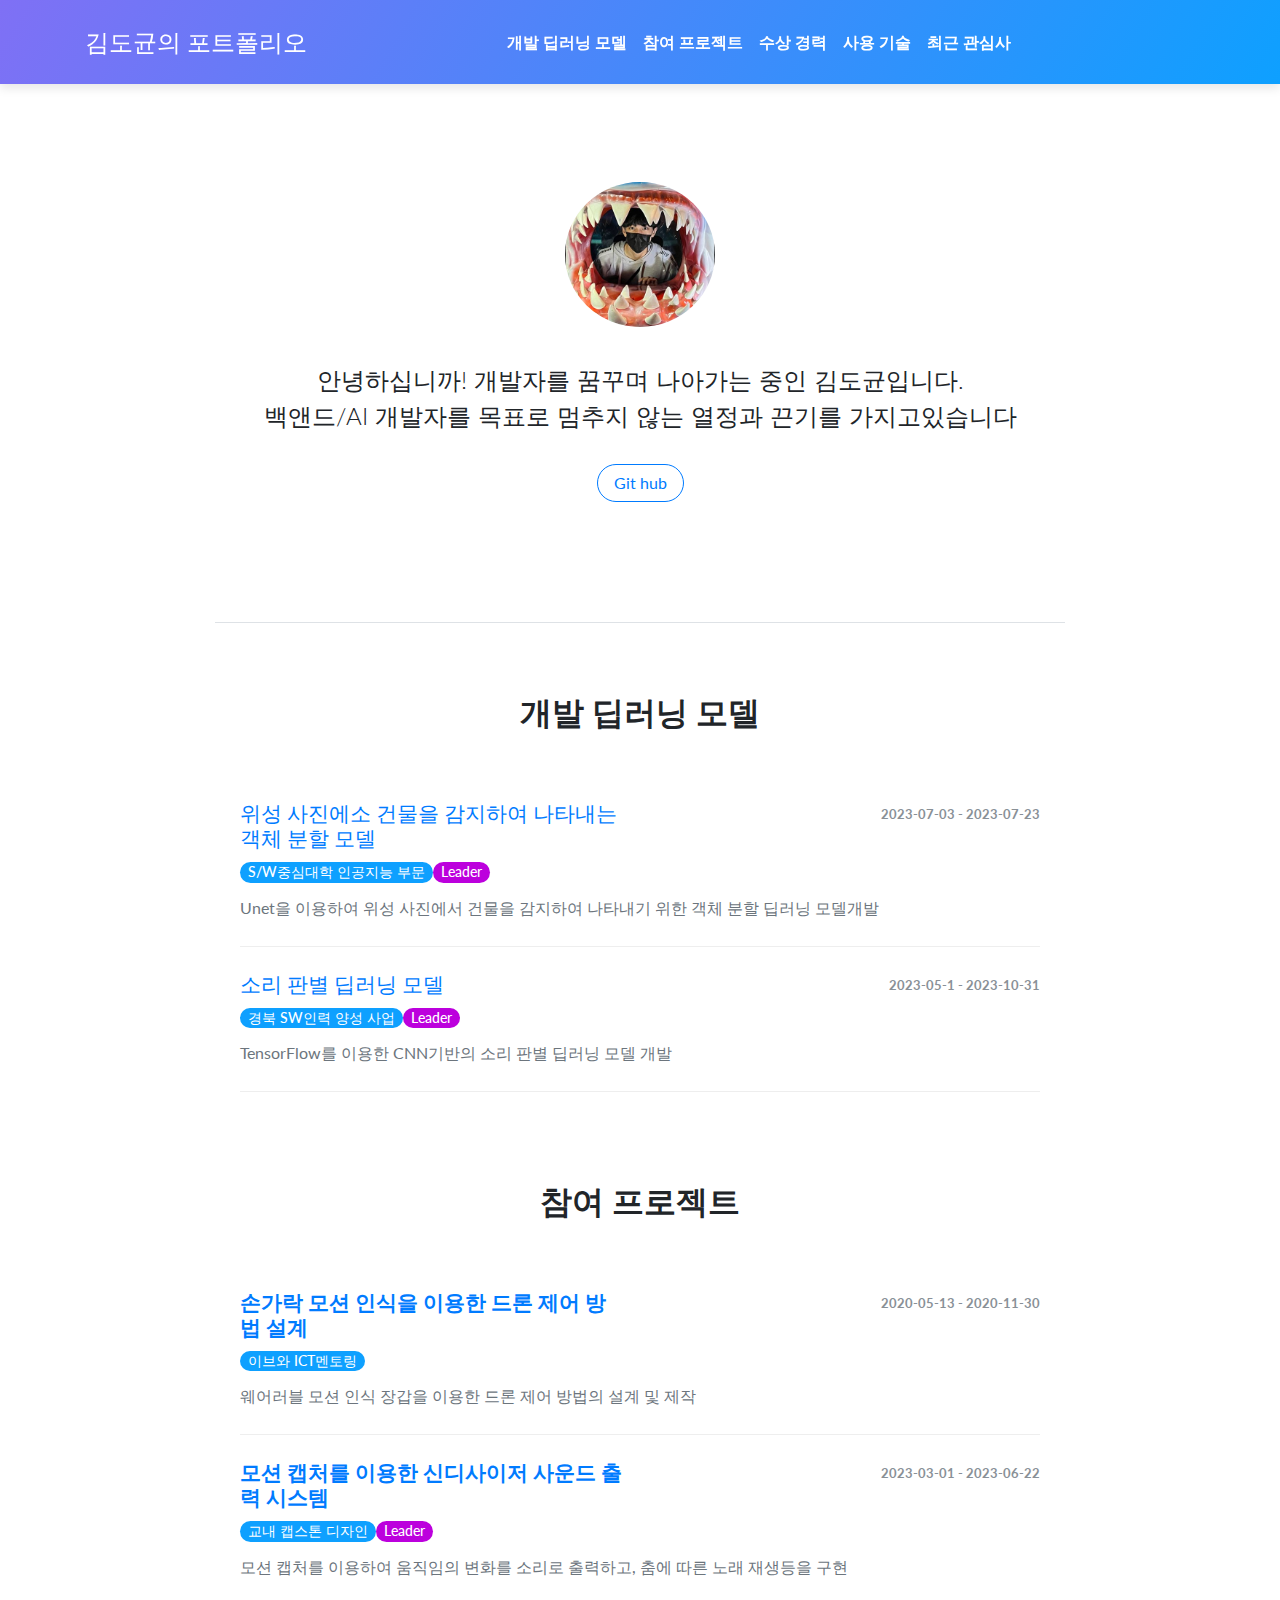
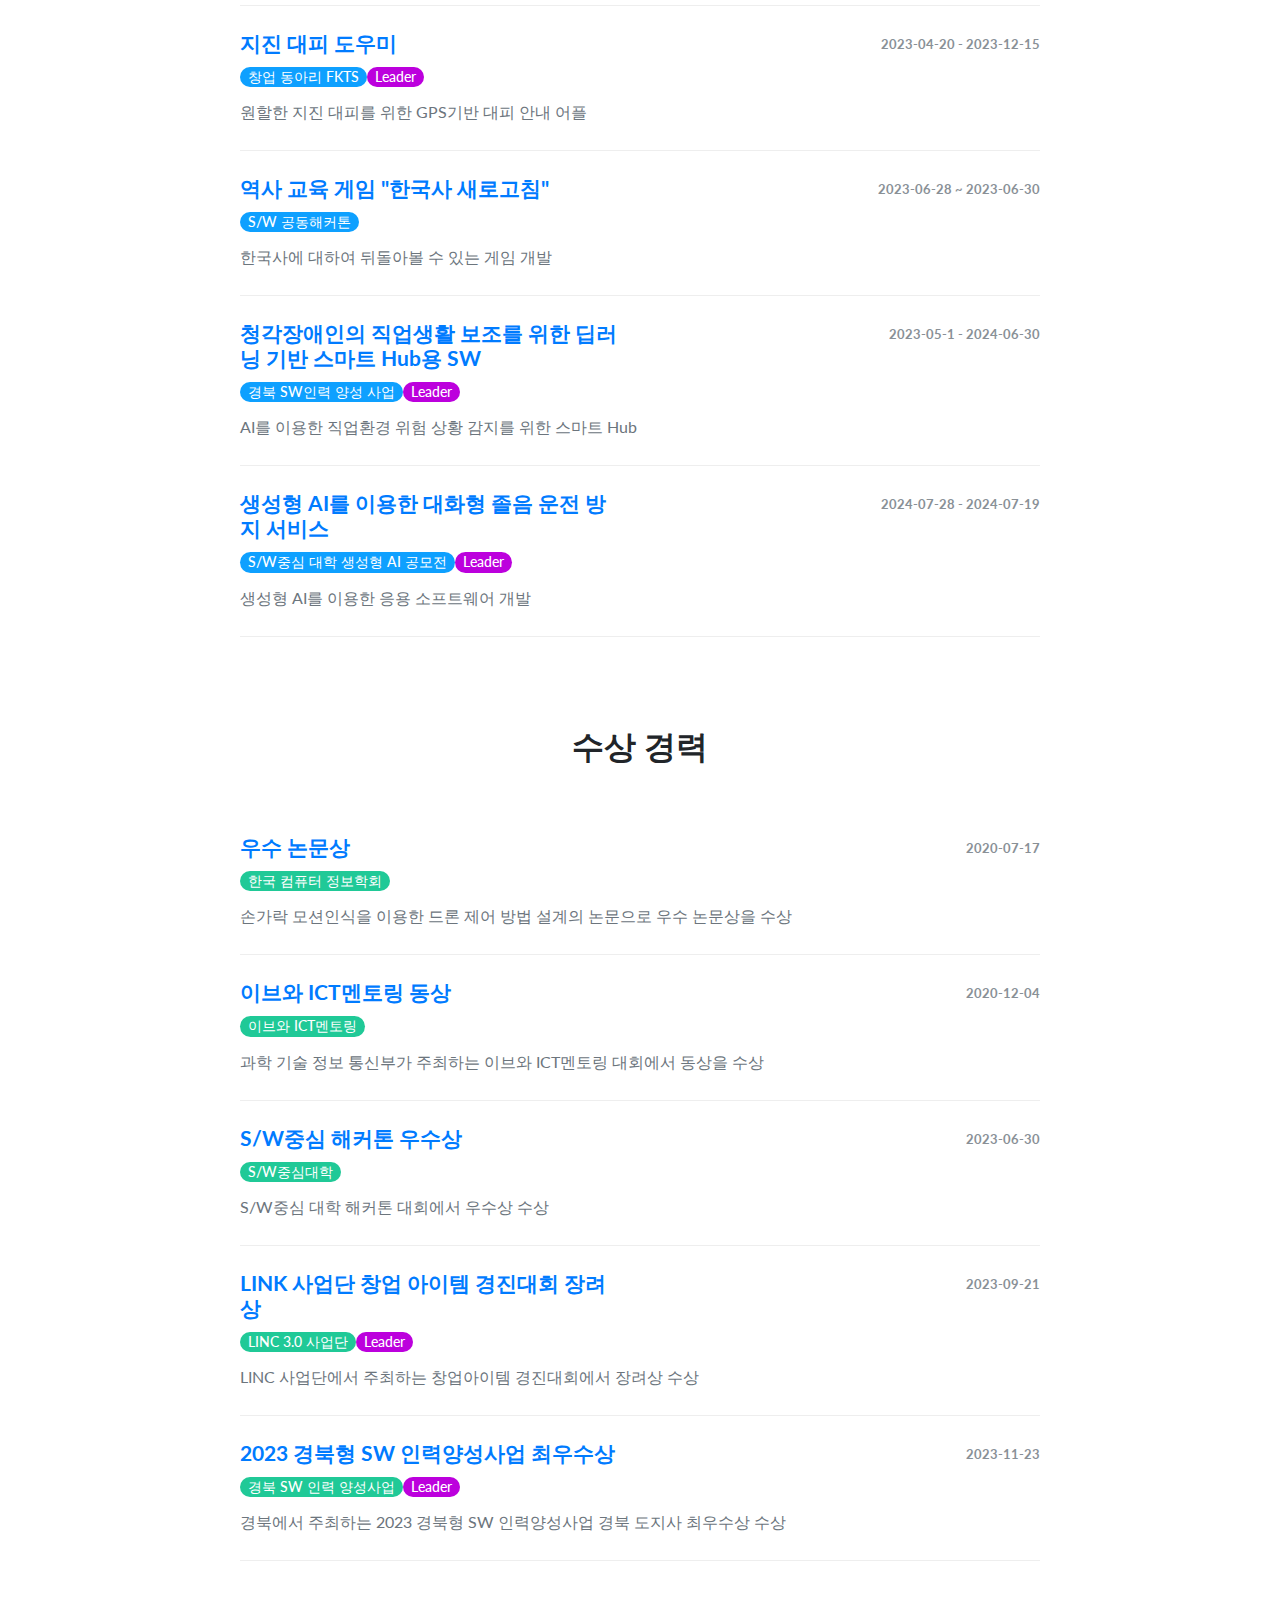
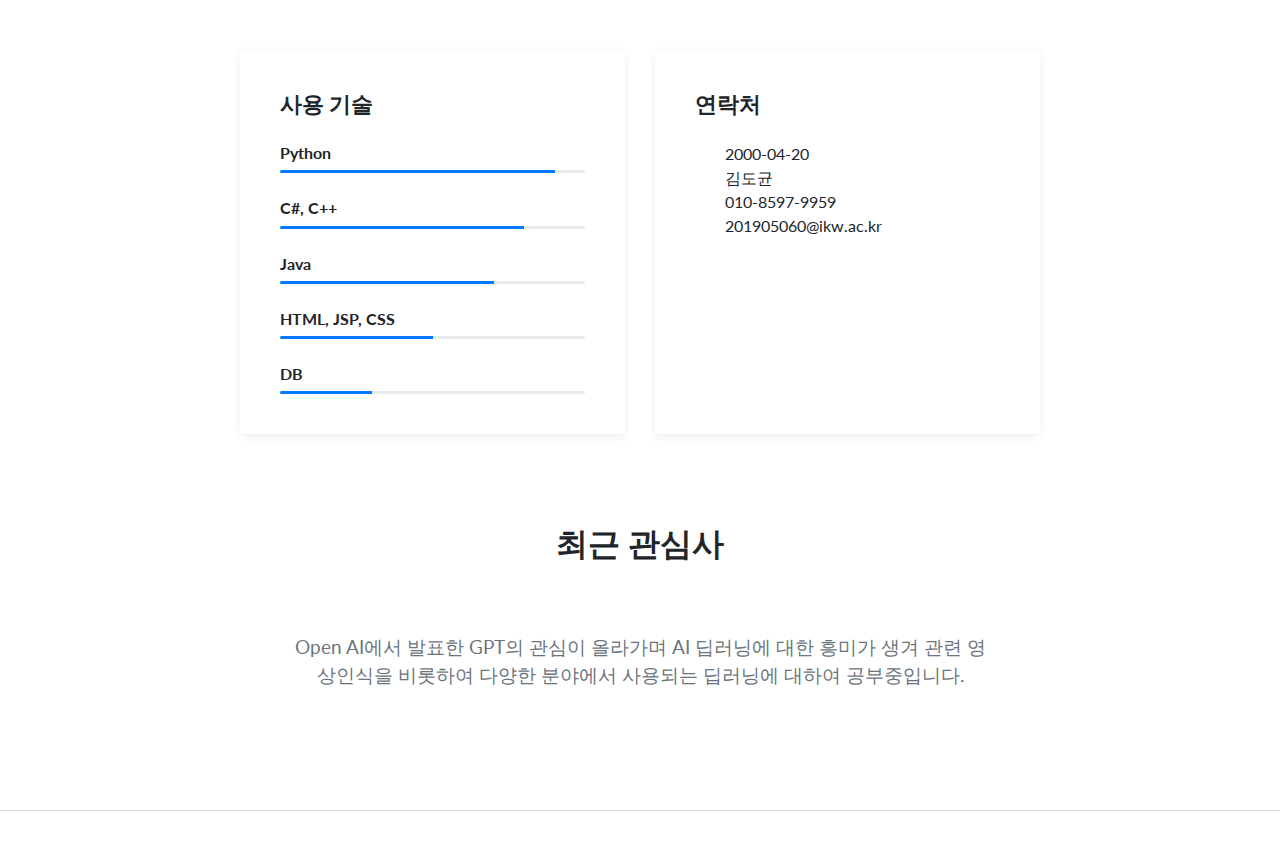
<file: index.html>
<!DOCTYPE html>
<html>
  <head>
    <meta charset="utf-16">
    <meta name="viewport" content="width=device-width, initial-scale=1">
    <title>포트폴리오</title>
    <link rel="stylesheet" href="https://maxcdn.bootstrapcdn.com/bootstrap/4.0.0/css/bootstrap.min.css">
    <link rel="stylesheet" href="https://code.ionicframework.com/ionicons/2.0.1/css/ionicons.min.css">
    <link rel="stylesheet" type="text/css" href="assets/css/style.css">
  </head>
  <body>
   <nav class="navbar fixed-top navbar-expand-lg navbar-dark page-navbar gradient">
      <div class="container">
        <a class="navbar-brand logo" href="#">김도균의 포트폴리오</a>
        <button class="navbar-toggler" type="button" data-toggle="collapse" data-target="#navbarNav" aria-controls="navbarNav" aria-expanded="false" aria-label="Toggle navigation">
          <span class="navbar-toggler-icon"></span>
        </button>
        <div class="collapse navbar-collapse" id="navbarNav">
            <ul class="navbar-nav mx-auto">
              <li class="nav-item item">
                <li class="nav-item item">
                  <a class="nav-link" href="#model">개발 딥러닝 모델</a>
              </li>
                <li class="nav-item item">
                  <a class="nav-link" href="#work-experience">참여 프로젝트</a>
                </li>
                <li class="nav-item item">
                    <a class="nav-link" href="#education">수상 경력</a>
                </li>
                <li class="nav-item item">
                  <a class="nav-link" href="#skills">사용 기술</a>
                </li>
                <li class="nav-item item">
                    <a class="nav-link" href="#hobbies">최근 관심사</a>
                </li>
              </li>
            </ul>
          </div>
          
      </div>
    </nav>
    <main class="page cv-page">
      <section class="cv-block block-intro border-bottom">
        <div class="container">
          <div class="avatar">
            <img class="img-fluid rounded-circle" src="assets/img/avatar.jpg">
          </div>
          <p>안녕하십니까! 개발자를 꿈꾸며 나아가는 중인 <strong>김도균</strong>입니다. <br>백앤드/AI 개발자를 목표로 멈추지 않는 열정과 끈기를 가지고있습니다</p>
          <a href="https://github.com/dogyun0420" class="btn btn-outline-primary">Git hub</a>
        </div>
      </section>
      <section class="cv-block info">
        <div class="container">

          <div class="model group" id="model">
            <h2 class="text-center">개발 딥러닝 모델</h2>
            <a href="https://github.com/dogyun0420/Object-segmentation-deep-learning-model">
              <div class="item">
                <div class="row">
                  <div class="col-md-6">
                    <h3>위성 사진에소 건물을 감지하여 나타내는 객체 분할 모델</h3>
                    <h4 class="organization">S/W중심대학 인공지능 부문</h4><h4 class="organizationTL">Leader</h4>
                  </div>
                  <div class="col-md-6">
                    <time class="period">2023-07-03 - 2023-07-23</time>
                  </div>
                </div>
                <p class="text-muted">Unet을 이용하여 위성 사진에서 건물을 감지하여 나타내기 위한 객체 분할 딥러닝 모델개발</p>
              </div>
            </a>
            <a href="https://github.com/dogyun0420/Sound-recognition-deep-learning-model">
              <div class="item">
                <div class="row">
                  <div class="col-md-6">
                    <h3>소리 판별 딥러닝 모델</h3>
                    <h4 class="organization">경북 SW인력 양성 사업</h4><h4 class="organizationTL">Leader</h4>
                  </div>
                  <div class="col-md-6">
                    <time class="period">2023-05-1 - 2023-10-31</time>
                  </div>
                </div>
                <p class="text-muted">TensorFlow를 이용한 CNN기반의 소리 판별 딥러닝 모델 개발</p>
              </div>
            </a>
          </div>

          <div class="work-experience group" id="work-experience">
            <h2 class="text-center">참여 프로젝트</h2>
            <a href="https://github.com/dogyun0420/Hand_Drone">
              <div class="item">
                <div class="row">
                  <div class="col-md-6">
                    <h3>손가락 모션 인식을 이용한 드론 제어 방법 설계</h3>
                    <h4 class="organization">이브와 ICT멘토링</h4>
                  </div>
                  <div class="col-md-6">
                    <time class="period">2020-05-13 - 2020-11-30</time>
                  </div>
                </div>
                <p class="text-muted">웨어러블 모션 인식 장갑을 이용한 드론 제어 방법의 설계 및 제작</p>
              </div>
            </a>
            <a href="https://github.com/dogyun0420/Motion_Music">
              <div class="item">
                <div class="row">
                  <div class="col-md-6">
                    <h3>모션 캡처를 이용한 신디사이저 사운드 출력 시스템</h3>
                    <h4 class="organization">교내 캡스톤 디자인</h4><h4 class="organizationTL">Leader</h4>
                  </div>
                  <div class="col-md-6">
                    <time class="period">2023-03-01 - 2023-06-22</time>
                  </div>
                </div>
                <p class="text-muted">모션 캡처를 이용하여 움직임의 변화를 소리로 출력하고, 춤에 따른 노래 재생등을 구현</p>
              </div>
            </a>
            <a href="https://github.com/dogyun0420/Hackathon">
              <div class="item">
                <div class="row">
                  <div class="col-md-6">
                    <h3>지진 대피 도우미</h3>
                    <h4 class="organization">창업 동아리 FKTS</h4><h4 class="organizationTL">Leader</h4>
                  </div>
                  <div class="col-md-6">
                    <time class="period">2023-04-20 - 2023-12-15</time>
                  </div>
                </div>
                <p class="text-muted">원할한 지진 대피를 위한 GPS기반 대피 안내 어플</p>
              </div>
            </a>
            <a href="https://github.com/dogyun0420/Hackerton_10Team_Game">
              <div class="item">
                <div class="row">
                  <div class="col-md-6">
                    <h3>역사 교육 게임  "한국사 새로고침" </h3>
                    <h4 class="organization">S/W 공동해커톤</h4>
                  </div>
                  <div class="col-md-6">
                    <time class="period">2023-06-28 ~ 2023-06-30</time>
                  </div>
                </div>
                <p class="text-muted">한국사에 대하여 뒤돌아볼 수 있는 게임 개발</p>
              </div>
            </a>
            <a href="https://github.com/K-O-AI/Smart_hub">
              <div class="item">
                <div class="row">
                  <div class="col-md-6">
                    <h3>청각장애인의 직업생활 보조를 위한 딥러닝 기반 스마트 Hub용 SW </h3>
                    <h4 class="organization">경북 SW인력 양성 사업</h4><h4 class="organizationTL">Leader</h4>
                  </div>
                  <div class="col-md-6">
                    <time class="period">2023-05-1 - 2024-06-30</time>
                  </div>
                </div>
                <p class="text-muted">AI를 이용한 직업환경 위험 상황 감지를 위한 스마트 Hub</p>
              </div>
            </a>
            <a href="https://github.com/dogyun0420/Services-to-prevent-drowsy-driving">
              <div class="item">
                <div class="row">
                  <div class="col-md-6">
                    <h3>생성형 AI를 이용한 대화형 졸음 운전 방지 서비스 </h3>
                    <h4 class="organization">S/W중심 대학 생성형 AI 공모전</h4><h4 class="organizationTL">Leader</h4>
                  </div>
                  <div class="col-md-6">
                    <time class="period">2024-07-28 - 2024-07-19</time>
                  </div>
                </div>
                <p class="text-muted">생성형 AI를 이용한 응용 소프트웨어 개발</p>
              </div>
            </a>
          </div>
          <div class="education group" id="education">
            <h2 class="text-center">수상 경력</h2>
            
            <a href="best_paper.html">
              <div class="item">
                <div class="row">
                  <div class="col-md-6">
                    <h3>우수 논문상</h3>
                    <h4 class="organization">한국 컴퓨터 정보학회</h4>
                  </div>
                  <div class="col-md-6">
                    <time class="period">2020-07-17</time>
                  </div>
                </div>
                <p class="text-muted">손가락 모션인식을 이용한 드론 제어 방법 설계의 논문으로 우수 논문상을 수상</p>
            </a>

            </div>
            
            <a href="eve.html">
              <div class="item">
                <div class="row">
                  <div class="col-md-6">
                    <h3>이브와 ICT멘토링 동상</h3>
                    <h4 class="organization">이브와 ICT멘토링</h4>
                  </div>
                  <div class="col-md-6">
                    <time class="period">2020-12-04</time>
                  </div>
                </div>
                <p class="text-muted">과학 기술 정보 통신부가 주최하는 이브와 ICT멘토링 대회에서 동상을 수상</p>
              </div>
            </a>

            <a href="SW.html">
              <div class="item">
                <div class="row">
                  <div class="col-md-6">
                    <h3>S/W중심 해커톤 우수상</h3>
                    <h4 class="organization">S/W중심대학</h4>
                  </div>
                  <div class="col-md-6">
                    <time class="period">2023-06-30</time>
                  </div>
                </div>
                <p class="text-muted">S/W중심 대학 해커톤 대회에서 우수상 수상</p>
            </a>

          </div>

          <a href="LINC.html">
            <div class="item">
              <div class="row">
                <div class="col-md-6">
                  <h3>LINK 사업단 창업 아이템 경진대회 장려상</h3>
                  <h4 class="organization">LINC 3.0 사업단</h4><h4 class="organizationTL">Leader</h4>
                </div>
                <div class="col-md-6">
                  <time class="period">2023-09-21</time>
                </div>
              </div>
              <p class="text-muted">LINC 사업단에서 주최하는 창업아이템 경진대회에서 장려상 수상</p>
            </div>
          </a>

            <a href="SW__.html">
              <div class="item">
                <div class="row">
                  <div class="col-md-6">
                    <h3>2023 경북형 SW 인력양성사업 최우수상</h3>
                    <h4 class="organization">경북 SW 인력 양성사업</h4><h4 class="organizationTL">Leader</h4>
                  </div>
                  <div class="col-md-6">
                    <time class="period">2023-11-23</time>
                  </div>
                </div>
                <p class="text-muted">경북에서 주최하는 2023 경북형 SW 인력양성사업 경북 도지사 최우수상 수상</p>
              </div>
            </a>
          </div>
          
          <div class="group" id="skills">
            <div class="row">
              <div class="col-md-6">
                <div class="skills info-card">
                  <h2>사용 기술</h2>
                  <h3>Python</h3>
                  <div class="progress">
                    <div class="progress-bar" role="progressbar" aria-valuenow="70"
                    aria-valuemin="0" aria-valuemax="100" style="width:90%">
                    </div>
                  </div>
                  <h3>C#, C++</h3>
                  <div class="progress">
                    <div class="progress-bar" role="progressbar" aria-valuenow="70"
                    aria-valuemin="0" aria-valuemax="100" style="width:80%">
                    </div>
                  </div>
                  <h3>Java</h3>
                  <div class="progress">
                    <div class="progress-bar" role="progressbar" aria-valuenow="70"
                    aria-valuemin="0" aria-valuemax="100" style="width:70%">
                    </div>
                  </div>
                  <h3>HTML, JSP, CSS</h3>
                  <div class="progress">
                    <div class="progress-bar" role="progressbar" aria-valuenow="70"
                    aria-valuemin="0" aria-valuemax="100" style="width:50%">
                    </div>
                  </div>
                  <h3>DB</h3>
                  <div class="progress">
                    <div class="progress-bar" role="progressbar" aria-valuenow="70"
                    aria-valuemin="0" aria-valuemax="100" style="width:30%">
                    </div>
                  </div>
                </div>
              </div>
              <div class="col-md-6">
                <div class="contact-info info-card">
                  <h2>연락처</h2>
                  <div class="row">
                    <div class="col-1">
                      <i class="ion-android-calendar icon"></i>
                    </div>
                    <div class="col-9">
                      <span>2000-04-20</span>
                    </div>
                  </div>
                  <div class="row">
                    <div class="col-1">
                        <i class="ion-person icon"></i>
                    </div>
                    <div class="col-9">
                      <span>김도균</span>
                    </div>
                  </div>
                  <div class="row">
                    <div class="col-1">
                      <i class="ion-ios-telephone icon"></i>
                    </div>
                    <div class="col-9">
                      <span>010-8597-9959</span>
                    </div>
                  </div>
                  <div class="row">
                    <div class="col-1">
                      <i class="ion-at icon"></i>
                    </div>
                    <div class="col-9">
                      <span>201905060@ikw.ac.kr</span>
                    </div>
                  </div>
                </div>
              </div>
            </div>
          </div>
          <div class="hobbies group" id="hobbies">
            <h2 class="text-center">최근 관심사</h2>
            <p class="text-center text-muted">Open AI에서 발표한 GPT의 관심이 올라가며 AI 딥러닝에 대한 흥미가 생겨 관련 영상인식을 비롯하여 다양한 분야에서 사용되는 딥러닝에 대하여 공부중입니다.</p>
          </div>
        </div>
      </section>
      <footer class="page-footer">
        <div class="container">
          
        </div>
      </footer>
    </main>
  </body>
  <script src="https://code.jquery.com/jquery-3.2.1.min.js"></script>
  <script src="https://maxcdn.bootstrapcdn.com/bootstrap/4.0.0/js/bootstrap.min.js"></script>
  <script src="assets/js/script.js"></script>
</html>
</file>
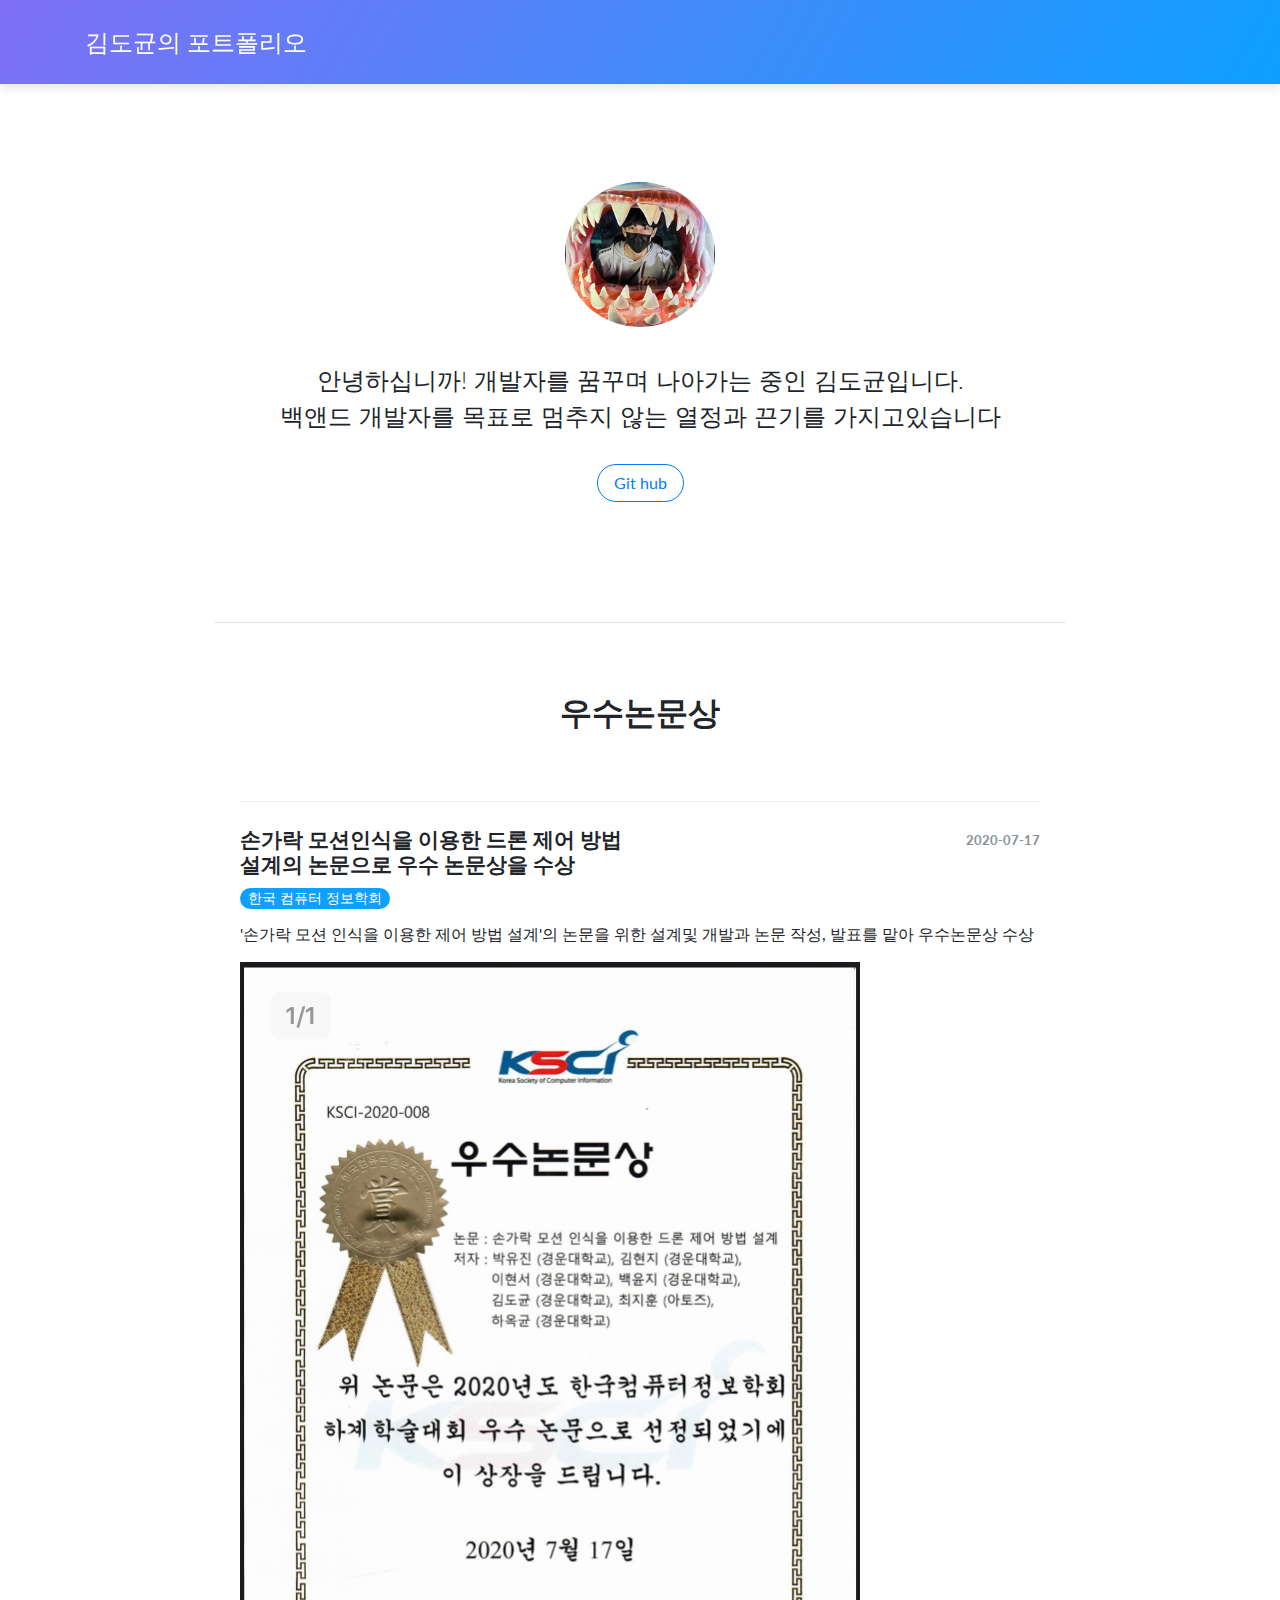
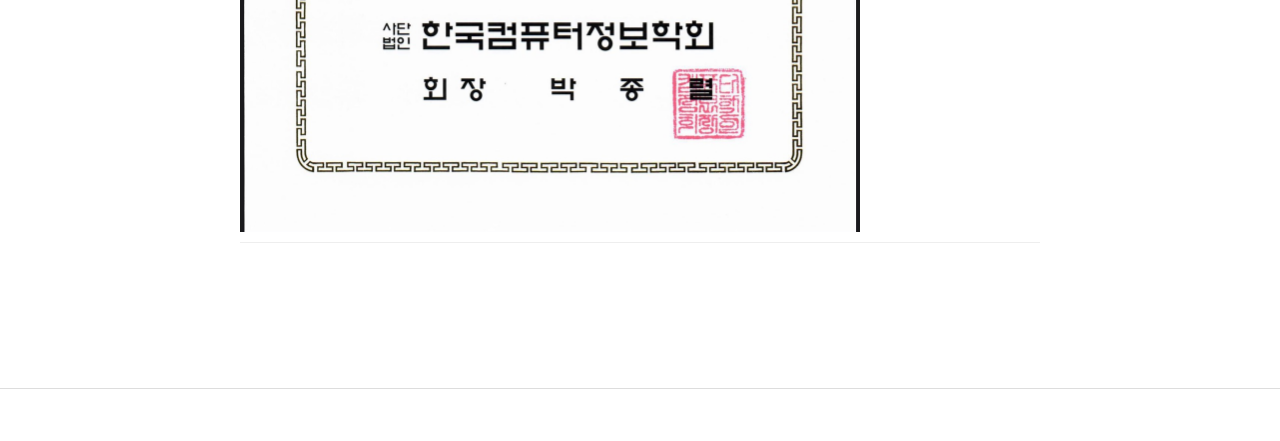
<file: best_paper.html>
<!DOCTYPE html>
<html>
  <head>
    <meta charset="utf-16">
    <meta name="viewport" content="width=device-width, initial-scale=1">
    <title>포트폴리오</title>
    <link rel="stylesheet" href="https://maxcdn.bootstrapcdn.com/bootstrap/4.0.0/css/bootstrap.min.css">
    <link rel="stylesheet" href="https://code.ionicframework.com/ionicons/2.0.1/css/ionicons.min.css">
    <link rel="stylesheet" type="text/css" href="assets/css/style.css">
  </head>
  <body>
   <nav class="navbar fixed-top navbar-expand-lg navbar-dark page-navbar gradient">
      <div class="container">
        <a class="navbar-brand logo" href="#">김도균의 포트폴리오</a>
        <button class="navbar-toggler" type="button" data-toggle="collapse" data-target="#navbarNav" aria-controls="navbarNav" aria-expanded="false" aria-label="Toggle navigation">
          <span class="navbar-toggler-icon"></span>
        </button>
        <div class="collapse navbar-collapse" id="navbarNav"></div>
          
      </div>
    </nav>
    <main class="page cv-page">
      <section class="cv-block block-intro border-bottom">
        <div class="container">
          <div class="avatar">
            <img class="img-fluid rounded-circle" src="assets/img/avatar.jpg">
          </div>
          <p>안녕하십니까! 개발자를 꿈꾸며 나아가는 중인 <strong>김도균</strong>입니다. <br>백앤드 개발자를 목표로 멈추지 않는 열정과 끈기를 가지고있습니다</p>
          <a href="https://github.com/dogyun0420" class="btn btn-outline-primary">Git hub</a>
        </div>
      </section>
      <section class="cv-block info">
        <div class="container">
          <div class="work-experience group" id="work-experience">
            <h2 class="text-center">우수논문상</h2>
            <div class="item">
              <div class="row">
                <div class="col-md-6">
                  <h3>손가락 모션인식을 이용한 드론 제어 방법 설계의 논문으로 우수 논문상을 수상</h3>
                  <h4 class="organization">한국 컴퓨터 정보학회</h4>
                </div>
                <div class="col-md-6">
                  <time class="period">2020-07-17</time>
                </div>
              </div>
              <p>'손가락 모션 인식을 이용한 제어 방법 설계'의 논문을 위한 설계및 개발과 논문 작성, 발표를 맡아 우수논문상 수상</p>
              <img src="assets/img/best_paper.jpg" width="620" height="870">
            </div>
          </div>
          
        </div>
      </section>
      <footer class="page-footer">
        <div class="container">
          
        </div>
      </footer>
    </main>
  </body>
  <script src="https://code.jquery.com/jquery-3.2.1.min.js"></script>
  <script src="https://maxcdn.bootstrapcdn.com/bootstrap/4.0.0/js/bootstrap.min.js"></script>
  <script src="assets/js/script.js"></script>
</html>
</file>
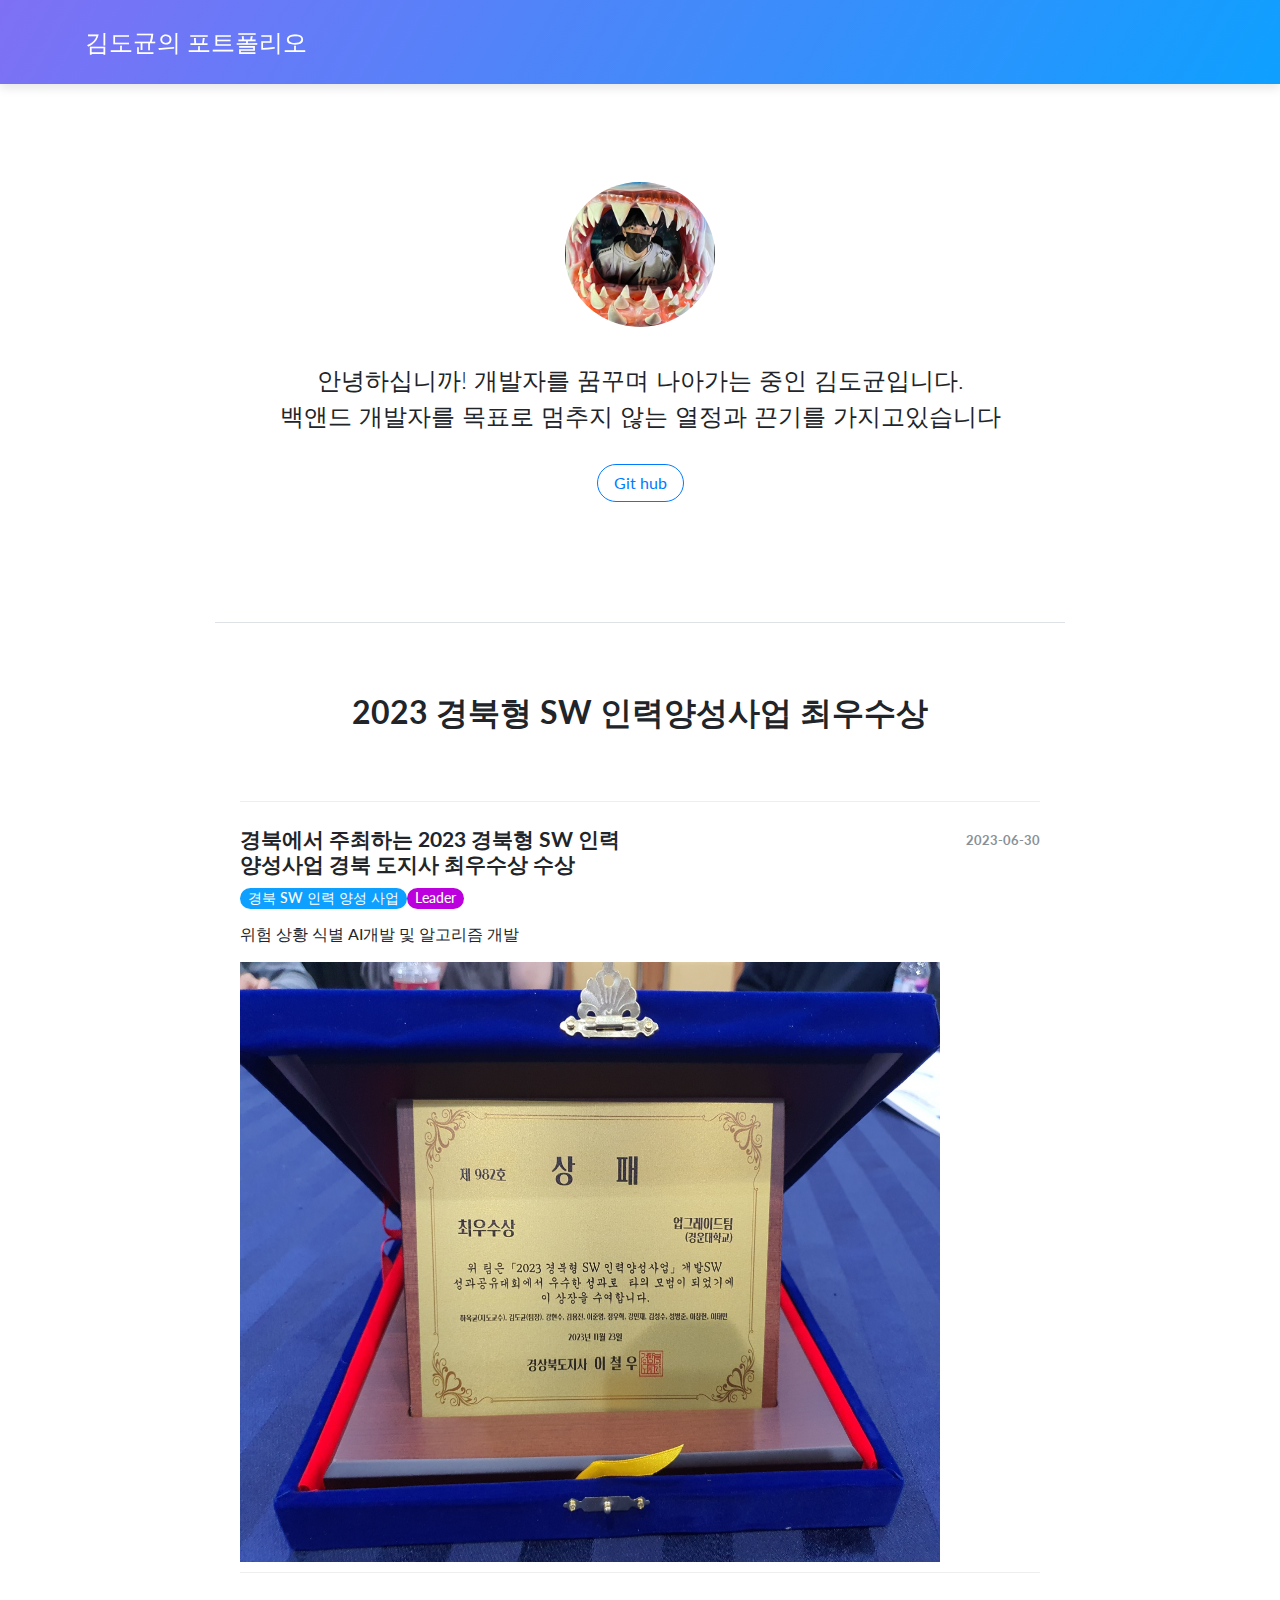
<file: SW__.html>
<!DOCTYPE html>
<html>
  <head>
    <meta charset="utf-16">
    <meta name="viewport" content="width=device-width, initial-scale=1">
    <title>포트폴리오</title>
    <link rel="stylesheet" href="https://maxcdn.bootstrapcdn.com/bootstrap/4.0.0/css/bootstrap.min.css">
    <link rel="stylesheet" href="https://code.ionicframework.com/ionicons/2.0.1/css/ionicons.min.css">
    <link rel="stylesheet" type="text/css" href="assets/css/style.css">
  </head>
  <body>
   <nav class="navbar fixed-top navbar-expand-lg navbar-dark page-navbar gradient">
      <div class="container">
        <a class="navbar-brand logo" href="#">김도균의 포트폴리오</a>
        <button class="navbar-toggler" type="button" data-toggle="collapse" data-target="#navbarNav" aria-controls="navbarNav" aria-expanded="false" aria-label="Toggle navigation">
          <span class="navbar-toggler-icon"></span>
        </button>
        <div class="collapse navbar-collapse" id="navbarNav"></div>
          
      </div>
    </nav>
    <main class="page cv-page">
      <section class="cv-block block-intro border-bottom">
        <div class="container">
          <div class="avatar">
            <img class="img-fluid rounded-circle" src="assets/img/avatar.jpg">
          </div>
          <p>안녕하십니까! 개발자를 꿈꾸며 나아가는 중인 <strong>김도균</strong>입니다. <br>백앤드 개발자를 목표로 멈추지 않는 열정과 끈기를 가지고있습니다</p>
          <a href="https://github.com/dogyun0420" class="btn btn-outline-primary">Git hub</a>
        </div>
      </section>
      <section class="cv-block info">
        <div class="container">
          <div class="work-experience group" id="work-experience">
            <h2 class="text-center">2023 경북형 SW 인력양성사업 최우수상 </h2>
            <div class="item">
              <div class="row">
                <div class="col-md-6">
                  <h3>경북에서 주최하는 2023 경북형 SW 인력양성사업 경북 도지사 최우수상 수상</h3>
                  <h4 class="organization">경북 SW 인력 양성 사업</h4><h4 class="organizationTL">Leader</h4>
                </div>
                <div class="col-md-6">
                  <time class="period">2023-06-30</time>
                </div>
              </div>
              <p>위험 상황 식별 AI개발 및 알고리즘 개발
              </p>
              <img src="assets/img/SW__.JPG" width="700" height="600">
            </div>
          </div>
          
        </div>
      </section>
      <footer class="page-footer">
        <div class="container">
          
        </div>
      </footer>
    </main>
  </body>
  <script src="https://code.jquery.com/jquery-3.2.1.min.js"></script>
  <script src="https://maxcdn.bootstrapcdn.com/bootstrap/4.0.0/js/bootstrap.min.js"></script>
  <script src="assets/js/script.js"></script>
</html>
</file>
<file: assets/css/style.css>
@import url("https://fonts.googleapis.com/css?family=Lato:300,400");

body{
     font-family: 'Lato', sans-serif;
}

.page-navbar.navbar{
    box-shadow: 0 4px 10px rgba(0, 0, 0, 0.1);
}

.page-navbar .navbar-nav .nav-item a{
    font-weight: bold;
}

.page-navbar.navbar-dark .navbar-nav .nav-link {
    color: #fff;
}

.page-navbar .logo{
    font-size: 1.5rem;
}

.page-navbar.fixed-top + .page{
    padding-top: 62px;
}



.gradient{
    background: linear-gradient(120deg, #7f70f5, #0ea0ff);
    color: #fff !important;
}

.cv-block{
    padding-bottom: 60px;
    padding-top: 60px;
}

.cv-block.block-intro{
    text-align: center;
    max-width: 850px;
    margin: auto;
}

.cv-block.block-intro .about-me{
    max-width: 800px;
    margin: auto;
}

.cv-block.block-intro p{
    font-size: 1.5em;
    font-weight: 300;
    margin-bottom: 30px;
}

.cv-block.block-intro .btn {
  padding: 0.375rem 1rem;
  border-radius: 2em;
 }

.cv-block.block-intro .avatar{
    width: 150px;
    height: 150px;
    background-size: cover;
    background-repeat: no-repeat;
    margin: auto;
    border-radius: 100px;
    margin-bottom: 30px;
}

.cv-block.info{
    padding-top: 70px;
}

.cv-block.info h2{
    font-weight: bold;
    margin-bottom: 70px;
}

.cv-block.info h3{
    font-size: 1.3rem;
}

.cv-block.info .group{
    max-width: 800px;
    margin: auto;
}

.cv-block.info .group:not(:first-child){
    margin-top: 90px;
}

.cv-block.info .group .period{
    font-size: 0.8rem;
    float: none;
    font-weight: bold;
    margin-top: 4px;
    color: #6c757d;
    opacity: 0.8;
}

.cv-block.info .group .organization{
    font-size: 0.85em;
    background-color: #0ea0ff;
    display: inline-block;
    color: #fff;
    padding: 2px 8px;
    border-radius: 2em;
}

.cv-block.info .group .organizationTL{
    font-size: 0.85em;
    background-color: #bc00dd;
    display: inline-block;
    color: #fff;
    padding: 2px 8px;
    border-radius: 2em;
}


.cv-block.info .education.group .organization{
    background-color: #20c997; 
}
.cv-block.info .education.group .organizationTL{
    background-color: #bc00dd; 
}

.cv-block.info .group .item{
    padding-bottom: 10px;
    margin-bottom: 25px;
    border-bottom: 1px solid #eee;
}

.cv-block.info .group h2 + .item{
    padding-top:25px;
    border-top: 1px solid #eee;
}

.cv-block.info .group .item .row{
    margin-bottom: 5px;
}

.cv-block.info .work-experience h3,
.cv-block.info .education h3{
    font-weight: bold;
}

.cv-block .info-card{
    padding: 40px;
    box-shadow: 0px 2px 10px rgba(0, 0, 0, 0.075);
    height: 100%;
}

.cv-block .info-card h2{
    margin-top: 0;
    margin-bottom: 24px !important;
    font-size: 1.4rem;
}

.cv-block .info-card.skills h3{
    margin-top: 25px;
    font-size: 1rem;
    font-weight: bold;
}

.cv-block .info-card.skills .progress{
    height: 3px;
}

.cv-block .info-card.contact-info .icon{
    font-size: 1.3em;
    color: #c9c9c9;
    position: relative;
    bottom: 4px;
}

.cv-block.info .hobbies p{
    max-width: 700px;
    margin: auto;
    font-size: 1.2em;
}

.page-footer{
    padding-top: 32px;
    border-top: 1px solid #ddd;
    text-align: center;
    padding-bottom: 20px;
}

.page-footer a{
    display: inline-block;
    margin: 0px 10px;
    color: #282b2d;
    font-size: 18px;
}

.page-footer .links{
    display: inline-block;
}

.page-footer .social-icons{
    margin-top: 20px;
    margin-bottom: 16px;
}

.page-footer .social-icons a{
    font-size: 18px;
    margin: 0 3px;
    color: #ffffff;
    border: 1px solid;
    opacity: 0.75;
    border-radius: 50%;
    width: 36px;
    display: inline-block;
    height: 36px;
    text-align: center;
    background-color: #c5c9d2;
    line-height: 34px;
}

.page-footer .social-icons a:hover{
    opacity: 1;
}

@media (min-width: 768px) {

    .cv-block {
        padding-bottom: 120px;
        padding-top: 120px; 
    }

    .cv-block.info .group .period {
        float: right; 
    }
}

@media (min-width: 576px){
    .navbar {
        padding-top: 1.2rem;
        padding-bottom:1.2rem;
    }

    .portfolio-navbar.fixed-top + .page{
        padding-top: 6rem;
    }
}
</file>
